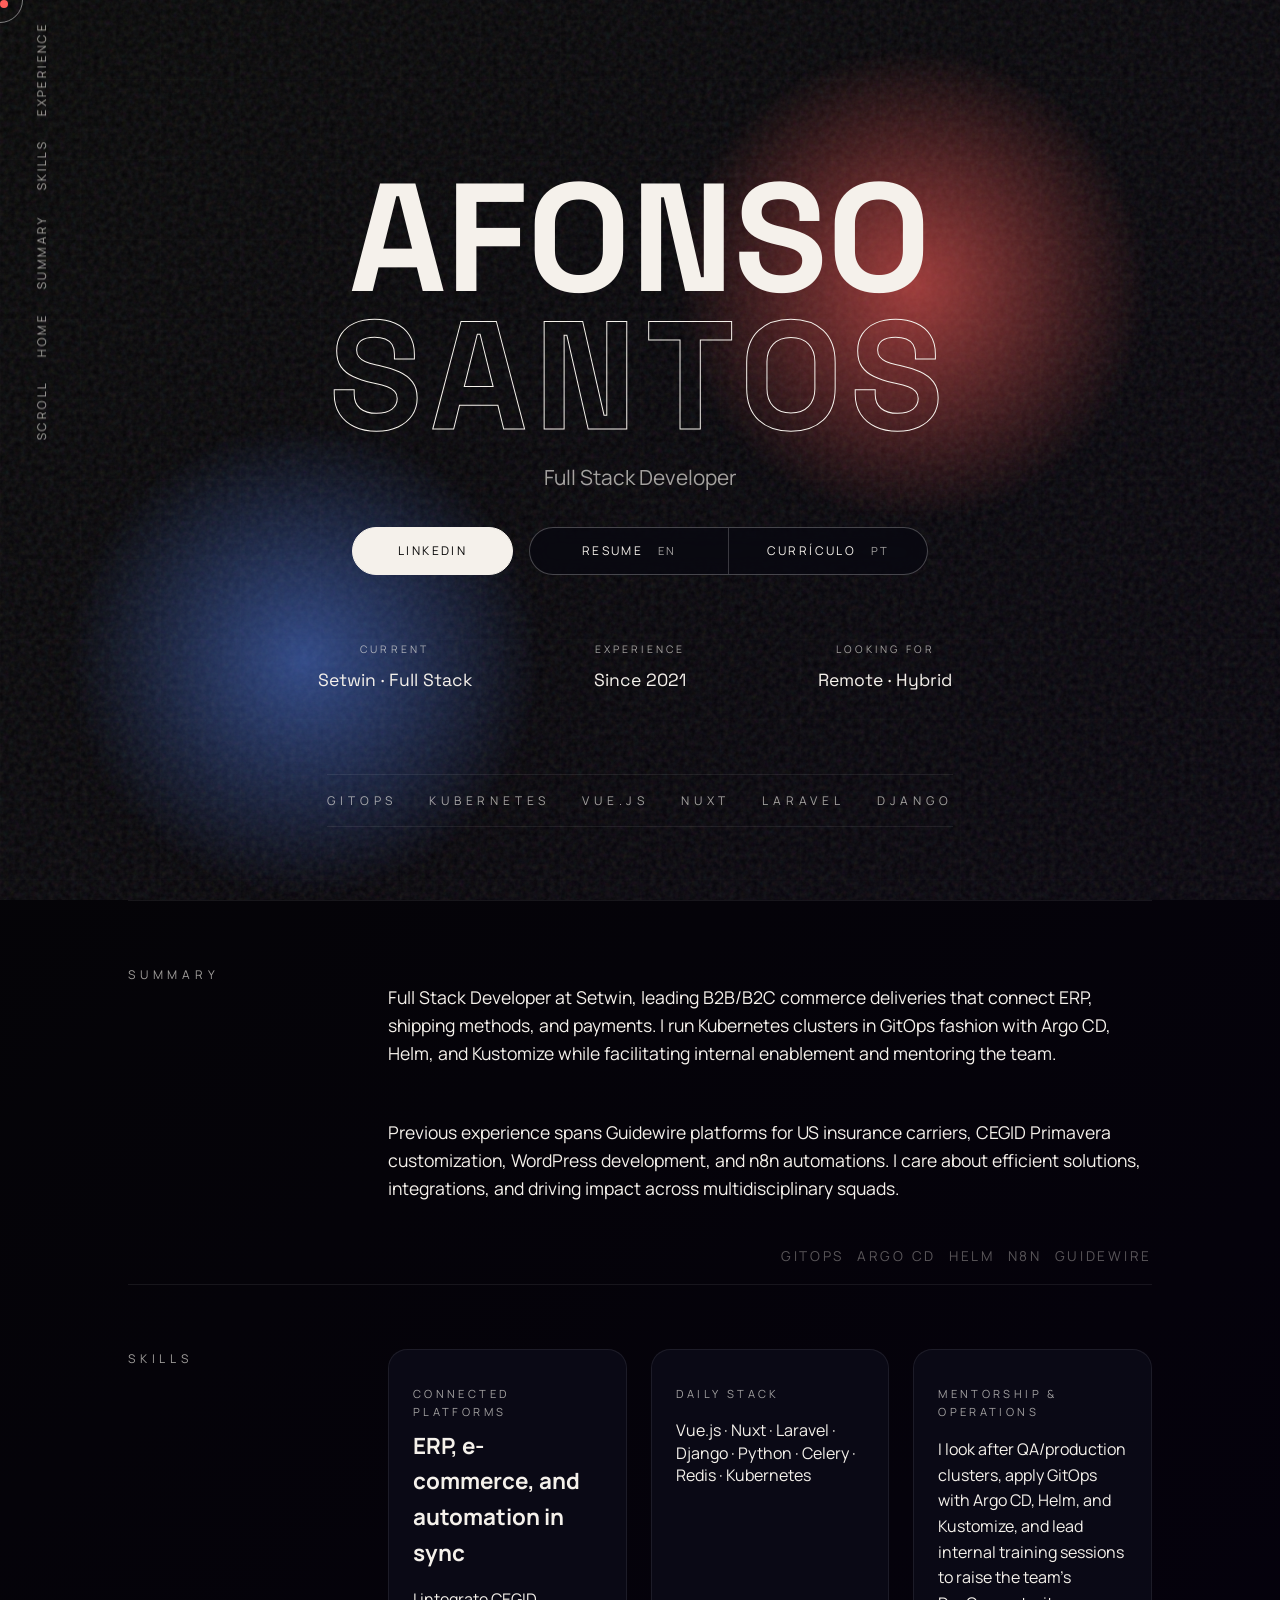
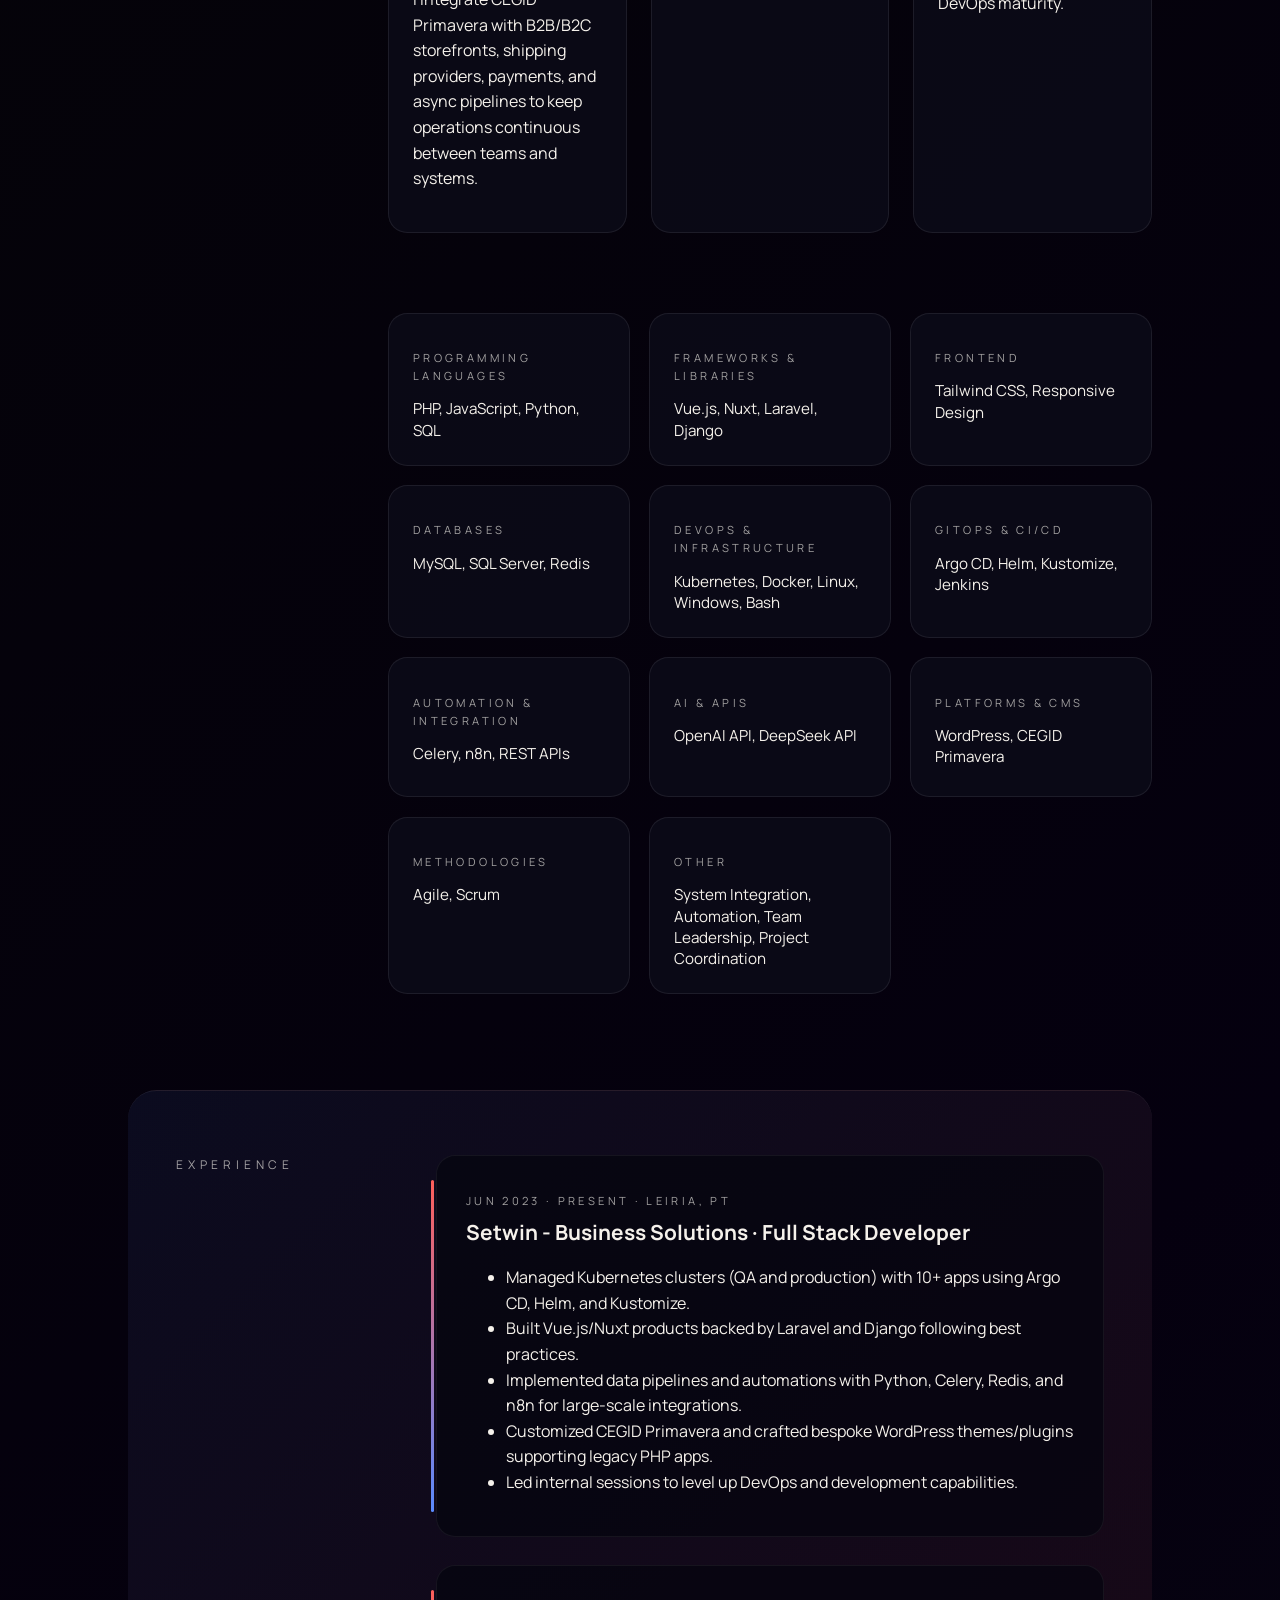
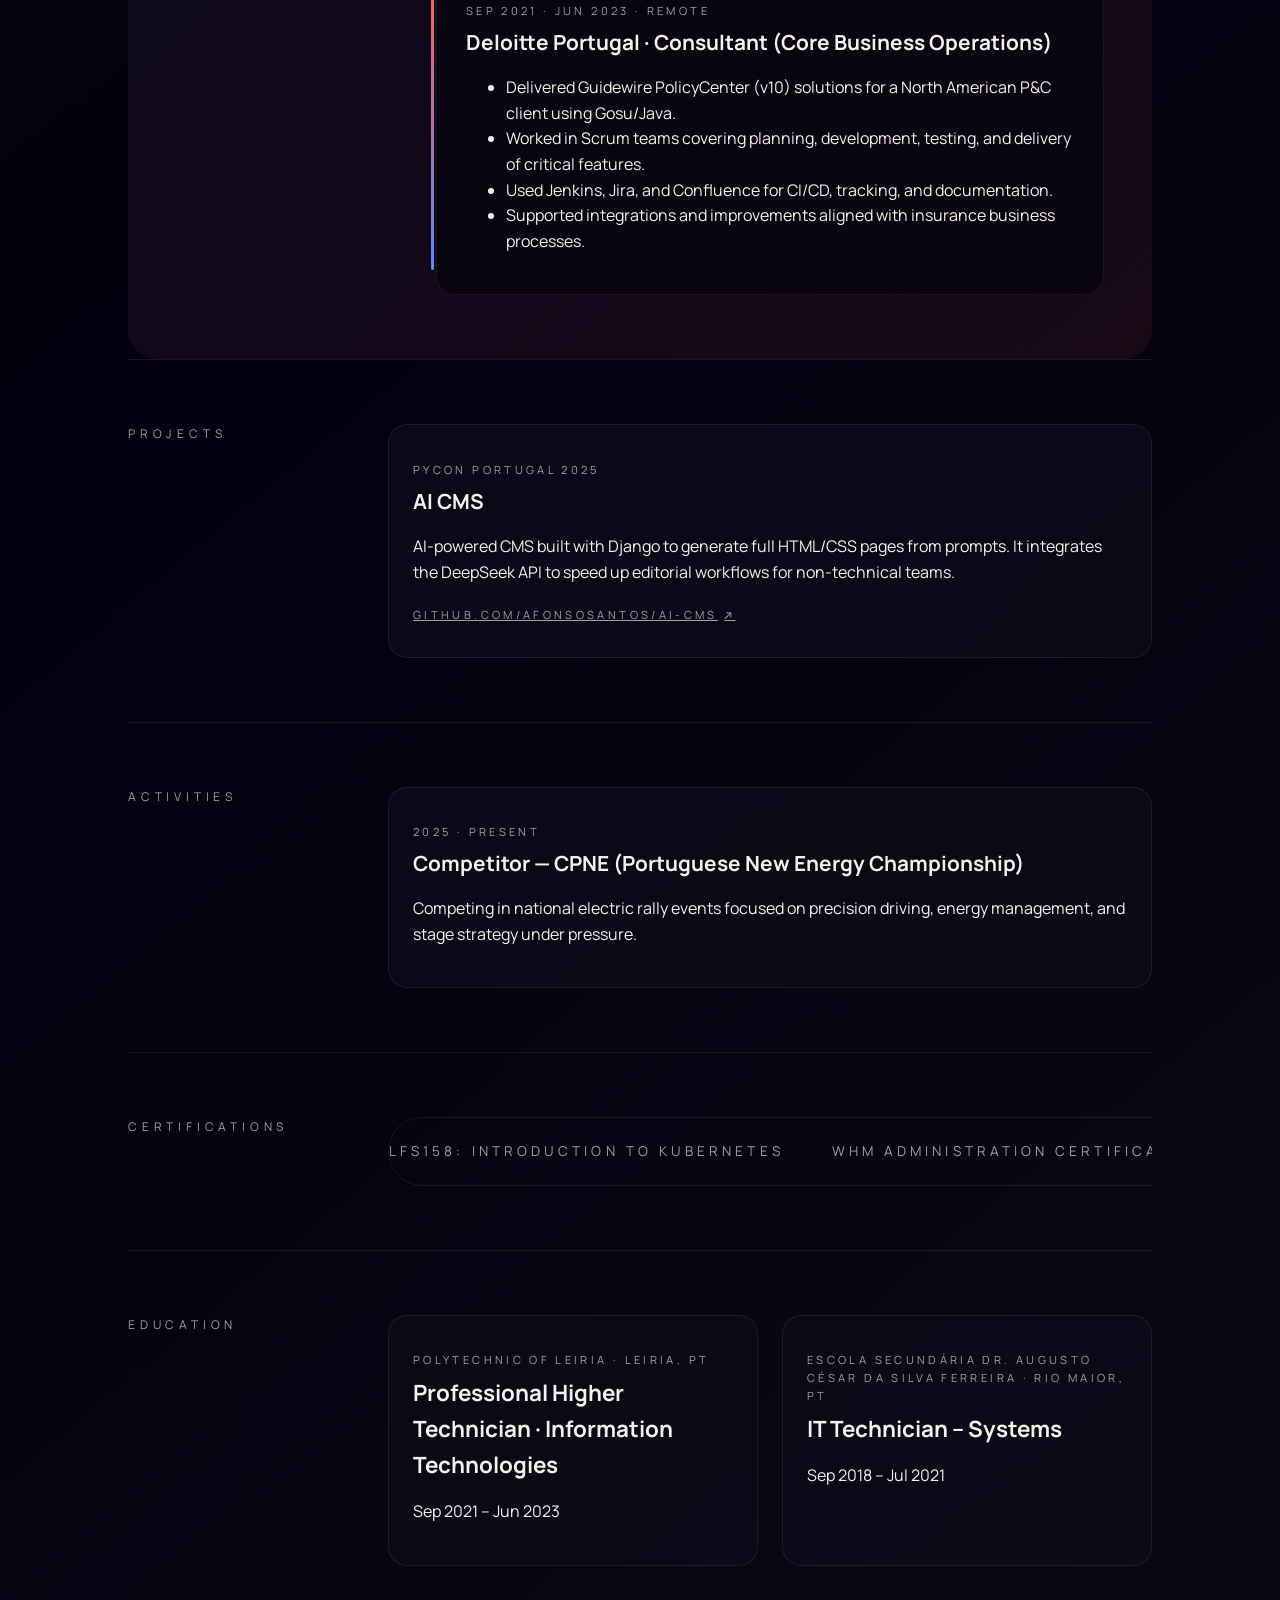
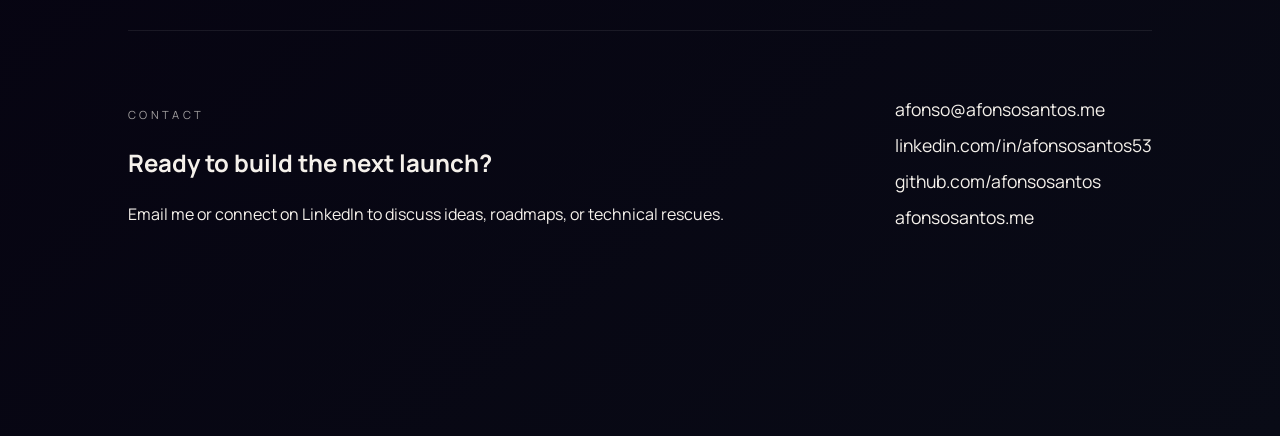
<file: src/index.html>
<!doctype html>
<html lang="en">
    <head>
        <meta charset="UTF-8" />
        <meta name="viewport" content="width=device-width, initial-scale=1.0" />
        <title>Afonso Santos — Full Stack Developer</title>
        <meta
            name="description"
            content="Afonso Santos is a Full Stack Developer in Leiria integrating CEGID Primavera with Vue/Nuxt products while operating Kubernetes clusters with a GitOps toolchain."
        />
        <meta name="author" content="Afonso Santos" />
        <meta name="robots" content="index, follow" />
        <meta
            name="keywords"
            content="Afonso Santos, Full Stack Developer, Vue, Nuxt, Laravel, Django, Kubernetes, Leiria, Portugal"
        />
        <meta name="theme-color" content="#050505" />
        <link rel="apple-touch-icon" sizes="180x180" href="/img/apple-touch-icon.png" />
        <link rel="icon" type="image/png" sizes="32x32" href="/img/favicon-32x32.png" />
        <link rel="icon" type="image/png" sizes="16x16" href="/img/favicon-16x16.png" />
        <link rel="shortcut icon" href="/img/favicon.ico" />
        <link rel="manifest" href="/site.webmanifest" />
        <link rel="canonical" href="https://afonsosantos.me/" />
        <meta property="og:type" content="website" />
        <meta property="og:locale" content="en_GB" />
        <meta property="og:site_name" content="Afonso Santos" />
        <meta property="og:url" content="https://afonsosantos.me/" />
        <meta
            property="og:title"
            content="Afonso Santos — Full Stack Developer"
        />
        <meta
            property="og:description"
            content="Full Stack Developer integrating ERP, e-commerce, and Kubernetes automation through Vue/Nuxt, Laravel, Django, and GitOps practices."
        />
        <meta
            property="og:image"
            content="https://afonsosantos.me/og-image.png"
        />
        <meta
            property="og:image:secure_url"
            content="https://afonsosantos.me/og-image.png"
        />
        <meta property="og:image:width" content="1200" />
        <meta property="og:image:height" content="630" />
        <meta
            property="og:image:alt"
            content="Professional portrait of Afonso Santos highlighting Vue, Nuxt, Laravel, Django, and Kubernetes."
        />
        <meta name="twitter:card" content="summary_large_image" />
        <meta
            name="twitter:title"
            content="Afonso Santos — Full Stack Developer"
        />
        <meta
            name="twitter:description"
            content="Full Stack Developer integrating ERP, e-commerce, and Kubernetes automation through Vue/Nuxt, Laravel, Django, and GitOps practices."
        />
        <meta name="twitter:url" content="https://afonsosantos.me/" />
        <meta
            name="twitter:image"
            content="https://afonsosantos.me/og-image.png"
        />
        <meta
            name="twitter:image:alt"
            content="Professional portrait of Afonso Santos highlighting Vue, Nuxt, Laravel, Django, and Kubernetes."
        />
        <link rel="preconnect" href="https://fonts.googleapis.com" />
        <link rel="preconnect" href="https://fonts.gstatic.com" crossorigin />
        <link
            href="https://fonts.googleapis.com/css2?family=Space+Grotesk:wght@400;500;600;700&family=Manrope:wght@400;500;600&display=swap"
            rel="stylesheet"
        />
        <link rel="stylesheet" href="css/styles.css" />
    </head>
    <body>
        <div class="bg-grid" aria-hidden="true"></div>
        <div
            class="bg-orb bg-orb--one"
            data-parallax="0.08"
            aria-hidden="true"
        ></div>
        <div
            class="bg-orb bg-orb--two"
            data-parallax="-0.05"
            aria-hidden="true"
        ></div>
        <div class="cursor-dot" aria-hidden="true"></div>
        <div class="cursor-ring" aria-hidden="true"></div>

        <nav class="rail">
            <span>Scroll</span>
            <a href="#top">Home</a>
            <a href="#summary">Summary</a>
            <a href="#skills">Skills</a>
            <a href="#experience">Experience</a>
            <a href="#projects">Projects</a>
            <a href="#activities">Activities</a>
            <a href="#certifications">Certifications</a>
            <a href="#contact">Contact</a>
        </nav>

        <main>
            <header class="hero hero--minimal" id="top">
                <div class="hero__intro">
                    <h1>
                        AFONSO
                        <span>SANTOS</span>
                    </h1>
                    <p class="hero__role">Full Stack Developer</p>
                </div>
                <div class="hero__cta hero__cta--minimal">
                    <a
                        class="btn primary"
                        href="https://www.linkedin.com/in/afonsosantos53"
                        target="_blank"
                        rel="noopener noreferrer"
                    >
                        LinkedIn
                    </a>
                    <div
                        class="resume-dual"
                        role="group"
                        aria-label="Download resume"
                    >
                        <a
                            class="btn ghost resume-dual__item"
                            href="/doc/en.pdf"
                            aria-label="Download resume in English"
                        >
                            <span>Resume</span>
                            <small>EN</small>
                        </a>
                        <a
                            class="btn ghost resume-dual__item"
                            href="/doc/pt.pdf"
                            aria-label="Descarregar currículo em Português"
                        >
                            <span>Currículo</span>
                            <small>PT</small>
                        </a>
                    </div>
                </div>
                <div class="hero__stats">
                    <div>
                        <p class="stat-label">Current</p>
                        <p class="stat-value">Setwin · Full Stack</p>
                    </div>
                    <div>
                        <p class="stat-label">Experience</p>
                        <p class="stat-value">Since 2021</p>
                    </div>
                    <div>
                        <p class="stat-label">Looking for</p>
                        <p class="stat-value">Remote · Hybrid</p>
                    </div>
                </div>
                <div class="hero__stripe" aria-hidden="true">
                    <span>GitOps</span>
                    <span>Kubernetes</span>
                    <span>Vue.js</span>
                    <span>Nuxt</span>
                    <span>Laravel</span>
                    <span>Django</span>
                </div>
            </header>

            <section class="panel statement" id="summary" data-reveal>
                <div class="panel__label">Summary</div>
                <div class="statement__text">
                    <p>
                        Full Stack Developer at Setwin, leading B2B/B2C commerce
                        deliveries that connect ERP, shipping methods, and
                        payments. I run Kubernetes clusters in GitOps fashion
                        with Argo CD, Helm, and Kustomize while facilitating
                        internal enablement and mentoring the team.
                    </p>
                    <p>
                        Previous experience spans Guidewire platforms for US
                        insurance carriers, CEGID Primavera customization,
                        WordPress development, and n8n automations. I care about
                        efficient solutions, integrations, and driving impact
                        across multidisciplinary squads.
                    </p>
                </div>
                <div class="statement__keywords" aria-hidden="true">
                    <span>GitOps</span>
                    <span>Argo CD</span>
                    <span>Helm</span>
                    <span>n8n</span>
                    <span>Guidewire</span>
                </div>
            </section>

            <section class="panel panel--grid" id="skills" data-reveal>
                <div class="panel__label">Skills</div>
                <div class="panel__content">
                    <div class="skills-grid">
                        <article>
                            <p class="eyebrow">Connected platforms</p>
                            <h3>ERP, e-commerce, and automation in sync</h3>
                            <p>
                                I integrate CEGID Primavera with B2B/B2C
                                storefronts, shipping providers, payments, and
                                async pipelines to keep operations continuous
                                between teams and systems.
                            </p>
                        </article>
                        <article>
                            <p class="eyebrow">Daily stack</p>
                            <p class="tech-stack">
                                Vue.js · Nuxt · Laravel · Django · Python ·
                                Celery · Redis · Kubernetes
                            </p>
                        </article>
                        <article>
                            <p class="eyebrow">Mentorship &amp; operations</p>
                            <p>
                                I look after QA/production clusters, apply
                                GitOps with Argo CD, Helm, and Kustomize, and
                                lead internal training sessions to raise the
                                team’s DevOps maturity.
                            </p>
                        </article>
                    </div>
                    <div class="skills-categories" aria-label="Detailed skills">
                        <article class="skills-category">
                            <p class="eyebrow">Programming Languages</p>
                            <p class="skills-category__content">
                                PHP, JavaScript, Python, SQL
                            </p>
                        </article>
                        <article class="skills-category">
                            <p class="eyebrow">Frameworks &amp; Libraries</p>
                            <p class="skills-category__content">
                                Vue.js, Nuxt, Laravel, Django
                            </p>
                        </article>
                        <article class="skills-category">
                            <p class="eyebrow">Frontend</p>
                            <p class="skills-category__content">
                                Tailwind CSS, Responsive Design
                            </p>
                        </article>
                        <article class="skills-category">
                            <p class="eyebrow">Databases</p>
                            <p class="skills-category__content">
                                MySQL, SQL Server, Redis
                            </p>
                        </article>
                        <article class="skills-category">
                            <p class="eyebrow">DevOps &amp; Infrastructure</p>
                            <p class="skills-category__content">
                                Kubernetes, Docker, Linux, Windows, Bash
                            </p>
                        </article>
                        <article class="skills-category">
                            <p class="eyebrow">GitOps &amp; CI/CD</p>
                            <p class="skills-category__content">
                                Argo CD, Helm, Kustomize, Jenkins
                            </p>
                        </article>
                        <article class="skills-category">
                            <p class="eyebrow">Automation &amp; Integration</p>
                            <p class="skills-category__content">
                                Celery, n8n, REST APIs
                            </p>
                        </article>
                        <article class="skills-category">
                            <p class="eyebrow">AI &amp; APIs</p>
                            <p class="skills-category__content">
                                OpenAI API, DeepSeek API
                            </p>
                        </article>
                        <article class="skills-category">
                            <p class="eyebrow">Platforms &amp; CMS</p>
                            <p class="skills-category__content">
                                WordPress, CEGID Primavera
                            </p>
                        </article>
                        <article class="skills-category">
                            <p class="eyebrow">Methodologies</p>
                            <p class="skills-category__content">Agile, Scrum</p>
                        </article>
                        <article class="skills-category">
                            <p class="eyebrow">Other</p>
                            <p class="skills-category__content">
                                System Integration, Automation, Team Leadership,
                                Project Coordination
                            </p>
                        </article>
                    </div>
                </div>
            </section>

            <section class="panel panel--gradient" id="experience" data-reveal>
                <div class="panel__label">Experience</div>
                <div class="experience-list">
                    <article class="experience-card" data-reveal>
                        <header>
                            <p class="eyebrow">
                                Jun 2023 · Present · Leiria, PT
                            </p>
                            <h3>
                                Setwin - Business Solutions · Full Stack
                                Developer
                            </h3>
                        </header>
                        <ul>
                            <li>
                                Managed Kubernetes clusters (QA and production)
                                with 10+ apps using Argo CD, Helm, and
                                Kustomize.
                            </li>
                            <li>
                                Built Vue.js/Nuxt products backed by Laravel and
                                Django following best practices.
                            </li>
                            <li>
                                Implemented data pipelines and automations with
                                Python, Celery, Redis, and n8n for large-scale
                                integrations.
                            </li>
                            <li>
                                Customized CEGID Primavera and crafted bespoke
                                WordPress themes/plugins supporting legacy PHP
                                apps.
                            </li>
                            <li>
                                Led internal sessions to level up DevOps and
                                development capabilities.
                            </li>
                        </ul>
                    </article>

                    <article class="experience-card" data-reveal>
                        <header>
                            <p class="eyebrow">Sep 2021 · Jun 2023 · Remote</p>
                            <h3>
                                Deloitte Portugal · Consultant (Core Business
                                Operations)
                            </h3>
                        </header>
                        <ul>
                            <li>
                                Delivered Guidewire PolicyCenter (v10) solutions
                                for a North American P&amp;C client using
                                Gosu/Java.
                            </li>
                            <li>
                                Worked in Scrum teams covering planning,
                                development, testing, and delivery of critical
                                features.
                            </li>
                            <li>
                                Used Jenkins, Jira, and Confluence for CI/CD,
                                tracking, and documentation.
                            </li>
                            <li>
                                Supported integrations and improvements aligned
                                with insurance business processes.
                            </li>
                        </ul>
                    </article>
                </div>
            </section>

            <section class="panel panel--grid" id="projects" data-reveal>
                <div class="panel__label">Projects</div>
                <div class="panel__content">
                    <div class="experience-list">
                        <article
                            class="experience-card project-card"
                            data-reveal
                        >
                            <header>
                                <p class="eyebrow">PyCon Portugal 2025</p>
                                <h3>AI CMS</h3>
                            </header>
                            <p>
                                AI-powered CMS built with Django to generate
                                full HTML/CSS pages from prompts. It integrates
                                the DeepSeek API to speed up editorial workflows
                                for non-technical teams.
                            </p>
                            <a
                                class="eyebrow project-card__link"
                                href="https://github.com/afonsosantos/ai-cms"
                                target="_blank"
                                rel="noopener noreferrer"
                            >
                                github.com/afonsosantos/ai-cms
                            </a>
                        </article>
                    </div>
                </div>
            </section>

            <section class="panel panel--grid" id="activities" data-reveal>
                <div class="panel__label">Activities</div>
                <div class="panel__content">
                    <div class="experience-list">
                        <article class="experience-card" data-reveal>
                            <header>
                                <p class="eyebrow">2025 · Present</p>
                                <h3>
                                    Competitor — CPNE (Portuguese New Energy
                                    Championship)
                                </h3>
                            </header>
                            <p>
                                Competing in national electric rally events
                                focused on precision driving, energy management,
                                and stage strategy under pressure.
                            </p>
                        </article>
                    </div>
                </div>
            </section>

            <section
                class="panel panel--marquee"
                id="certifications"
                data-reveal
            >
                <div class="panel__label">Certifications</div>
                <div
                    class="ticker"
                    aria-label="Certifications by Afonso Santos"
                >
                    <div class="ticker__track">
                        <span>LFS158: Introduction to Kubernetes</span>
                        <span>WHM Administration Certification Exam</span>
                        <span
                            >cPanel Professional Certification Exam (CPP)</span
                        >
                        <span
                            >Microsoft Certified: Azure Fundamentals
                            (SC-900)</span
                        >
                        <span>AWS Cloud Practitioner Essentials</span>
                        <span
                            >Microsoft Certified: Azure Fundamentals
                            (AZ-900)</span
                        >
                        <span>IT Essentials (Cisco)</span>
                    </div>
                </div>
            </section>

            <section class="panel panel--grid" id="education" data-reveal>
                <div class="panel__label">Education</div>
                <div class="panel__content">
                    <div class="education-grid">
                        <article>
                            <p class="eyebrow">
                                Polytechnic of Leiria · Leiria, PT
                            </p>
                            <h3>
                                Professional Higher Technician · Information
                                Technologies
                            </h3>
                            <p>Sep 2021 – Jun 2023</p>
                        </article>
                        <article>
                            <p class="eyebrow">
                                Escola Secundária Dr. Augusto César da Silva
                                Ferreira · Rio Maior, PT
                            </p>
                            <h3>IT Technician – Systems</h3>
                            <p>Sep 2018 – Jul 2021</p>
                        </article>
                    </div>
                </div>
            </section>
        </main>

        <footer id="contact" class="footer" data-reveal>
            <div>
                <p class="eyebrow">Contact</p>
                <h2>Ready to build the next launch?</h2>
                <p>
                    Email me or connect on LinkedIn to discuss ideas, roadmaps,
                    or technical rescues.
                </p>
            </div>
            <div class="footer__links">
                <a href="mailto:afonso@afonsosantos.me"
                    >afonso@afonsosantos.me</a
                >
                <a
                    href="https://www.linkedin.com/in/afonsosantos53"
                    target="_blank"
                    rel="noopener noreferrer"
                >
                    linkedin.com/in/afonsosantos53
                </a>
                <a
                    href="https://github.com/afonsosantos"
                    target="_blank"
                    rel="noopener noreferrer"
                    >github.com/afonsosantos</a
                >
                <a
                    href="https://afonsosantos.me"
                    target="_blank"
                    rel="noopener noreferrer"
                    >afonsosantos.me</a
                >
            </div>
        </footer>

        <script src="js/script.js"></script>
    </body>
</html>
</file>
<file: src/css/styles.css>
:root {
  color-scheme: dark;
  --bg: #050505;
  --bg-alt: #0d0c23;
  --text: #f5f1eb;
  --subtle: rgba(245, 241, 235, 0.65);
  --accent: #ff5f5a;
  --accent-2: #5a8bff;
  --grid-line: rgba(255, 255, 255, 0.08);
  --card: rgba(12, 12, 26, 0.75);
}

*,
*::before,
*::after {
  box-sizing: border-box;
}

body {
  margin: 0;
  min-height: 100vh;
  font-family: "Manrope", "Space Grotesk", system-ui, -apple-system, sans-serif;
  background: linear-gradient(140deg, var(--bg), #05000f 60%, #090b16);
  color: var(--text);
  line-height: 1.6;
  padding: 0 10vw 8rem;
  overflow-x: hidden;
}

body::after {
  content: "";
  position: fixed;
  inset: 0;
  background-image: var(--noise, url("data:image/svg+xml,%3Csvg xmlns='http://www.w3.org/2000/svg' viewBox='0 0 200 200'%3E%3Cfilter id='n'%3E%3CfeTurbulence baseFrequency='0.8' numOctaves='3' stitchTiles='stitch' type='fractalNoise'/%3E%3C/filter%3E%3Crect width='100%25' height='100%25' filter='url(%23n)'/%3E%3C/svg%3E"));
  opacity: 0.12;
  pointer-events: none;
  mix-blend-mode: screen;
  z-index: -2;
}

.bg-grid {
  position: fixed;
  inset: 0;
  background-image: linear-gradient(90deg, rgba(255, 255, 255, 0.03) 1px, transparent 1px),
    linear-gradient(0deg, rgba(255, 255, 255, 0.03) 1px, transparent 1px);
  background-size: 80px 80px;
  opacity: 0.4;
  z-index: -3;
}

.bg-orb {
  position: fixed;
  width: 480px;
  height: 480px;
  border-radius: 50%;
  background: radial-gradient(circle, rgba(255, 95, 90, 0.6), transparent 70%);
  filter: blur(1px);
  z-index: -1;
}

.bg-orb--one {
  top: 5%;
  right: 10%;
}

.bg-orb--two {
  bottom: 0;
  left: 5%;
  background: radial-gradient(circle, rgba(90, 139, 255, 0.5), transparent 70%);
}

.rail {
  position: fixed;
  top: 50%;
  left: 2rem;
  transform: translateY(-50%) rotate(-90deg);
  transform-origin: left top;
  display: flex;
  gap: 1.5rem;
  align-items: center;
  z-index: 30;
  font-size: 0.75rem;
  letter-spacing: 0.2em;
  text-transform: uppercase;
}

.rail a,
.rail span {
  color: var(--subtle);
  text-decoration: none;
}

.rail a {
  transition: color 0.3s ease;
}

.rail a:hover,
.rail a:focus-visible {
  color: var(--accent);
}

main {
  max-width: 1200px;
  margin: 0 auto;
}

.hero {
  min-height: 100vh;
  padding-top: 6rem;
  display: flex;
  flex-direction: column;
  gap: 1.5rem;
}

.hero--minimal {
  justify-content: center;
  align-items: center;
  text-align: center;
  gap: 2rem;
}

.hero__intro {
  display: flex;
  flex-direction: column;
  gap: 1rem;
  align-items: center;
}

.hero__badge {
  text-transform: uppercase;
  letter-spacing: 0.4em;
  font-size: 0.85rem;
  color: var(--accent);
}

.hero__location {
  color: var(--subtle);
  margin: 0;
}

h1 {
  font-family: "Space Grotesk", "Manrope", sans-serif;
  font-size: clamp(3.5rem, 12vw, 10rem);
  margin: 0;
  line-height: 0.9;
}

h1 span {
  display: block;
  letter-spacing: 0.05em;
  color: transparent;
  -webkit-text-stroke: 1px var(--text);
}

.hero__role {
  font-size: 1.3rem;
  margin: 0;
  color: var(--subtle);
}

.hero__lead {
  max-width: 60ch;
  font-size: 1.15rem;
}

.hero__cta {
  display: flex;
  flex-wrap: wrap;
  gap: 1rem;
  align-items: center;
}

.hero__cta--minimal {
  justify-content: center;
}

.btn {
  display: inline-flex;
  align-items: center;
  justify-content: center;
  padding: 0.85rem 2.8rem;
  border-radius: 999px;
  border: 1px solid var(--text);
  text-transform: uppercase;
  letter-spacing: 0.2em;
  font-size: 0.75rem;
  text-decoration: none;
  transition: transform 0.4s ease, background 0.4s ease, color 0.4s ease;
}

.btn.primary {
  background: var(--text);
  color: #050505;
}

.btn.ghost {
  background: transparent;
  color: var(--text);
}

.btn:hover {
  transform: translateY(-4px);
}

.hero__stats {
  margin-top: 1.5rem;
  display: grid;
  grid-template-columns: repeat(auto-fit, minmax(180px, 1fr));
  gap: 1rem;
  width: 100%;
  max-width: 720px;
}

.stat-label {
  text-transform: uppercase;
  letter-spacing: 0.3em;
  font-size: 0.65rem;
  color: var(--subtle);
  margin-bottom: 0.5rem;
}

.stat-value {
  font-family: "Space Grotesk", sans-serif;
  font-size: 1.1rem;
  margin: 0;
}

.hero__stripe {
  margin-top: 3rem;
  display: flex;
  flex-wrap: nowrap;
  gap: 2rem;
  text-transform: uppercase;
  letter-spacing: 0.4em;
  font-size: 0.75rem;
  color: var(--subtle);
  border-top: 1px solid var(--grid-line);
  border-bottom: 1px solid var(--grid-line);
  padding: 1rem 0;
  overflow: hidden;
}

.resume-dual {
  display: inline-flex;
  border: 1px solid rgba(255, 255, 255, 0.25);
  border-radius: 999px;
  overflow: hidden;
  background: rgba(5, 5, 15, 0.6);
  backdrop-filter: blur(10px);
  align-items: stretch;
}

.resume-dual__item {
  flex: 1;
  border-radius: 0;
  border: none;
  gap: 0.4rem;
  min-width: 140px;
  flex-direction: row;
  align-items: center;
  justify-content: center;
  padding: 0.85rem 2.8rem;
  letter-spacing: 0.2em;
}

.resume-dual__item small {
  letter-spacing: 0.2em;
  font-size: 0.7rem;
  color: var(--subtle);
  margin-left: 0.5rem;
}

.resume-dual__item + .resume-dual__item {
  border-left: 1px solid rgba(255, 255, 255, 0.2);
}

.panel {
  border-top: 1px solid var(--grid-line);
  padding: 4rem 0;
  display: grid;
  grid-template-columns: 220px 1fr;
  gap: 2.5rem;
  position: relative;
}

.panel__content {
  display: flex;
  flex-direction: column;
  gap: 2.5rem;
}

.panel__label {
  text-transform: uppercase;
  letter-spacing: 0.4em;
  font-size: 0.75rem;
  color: var(--subtle);
}

.statement__text {
  display: grid;
  gap: 1rem;
  font-size: 1.1rem;
  max-width: 70ch;
}

.statement__keywords {
  position: absolute;
  right: 0;
  bottom: 1rem;
  display: flex;
  flex-wrap: wrap;
  gap: 0.8rem;
  font-size: 0.85rem;
  letter-spacing: 0.2em;
  text-transform: uppercase;
  color: rgba(245, 241, 235, 0.35);
}

.panel--grid .skills-grid,
.panel--grid .education-grid {
  display: grid;
  grid-template-columns: repeat(auto-fit, minmax(220px, 1fr));
  gap: 1.5rem;
}

.panel--grid article {
  background: var(--card);
  padding: 1.5rem;
  border-radius: 1.2rem;
  border: 1px solid rgba(255, 255, 255, 0.08);
  position: relative;
  overflow: hidden;
}

.panel--grid article::after {
  content: "";
  position: absolute;
  inset: 0;
  background: radial-gradient(circle at top right, rgba(255, 95, 90, 0.25), transparent 60%);
  opacity: 0;
  transition: opacity 0.4s ease;
}

.panel--grid article:hover::after {
  opacity: 1;
}

.skills-categories {
  margin-top: 2.5rem;
  display: grid;
  grid-template-columns: repeat(auto-fit, minmax(220px, 1fr));
  gap: 1.2rem;
}

.skills-category {
  background: var(--card);
  border: 1px solid rgba(255, 255, 255, 0.08);
  border-radius: 1rem;
  padding: 1.2rem;
  display: flex;
  flex-direction: column;
  gap: 0.45rem;
  min-height: 140px;
}

.skills-category__content {
  margin: 0;
  color: var(--text);
  font-size: 0.95rem;
  line-height: 1.4;
}

.panel--grid h3 {
  margin: 0 0 0.5rem;
  font-size: 1.4rem;
}

.panel--grid ul {
  margin: 0;
  padding-left: 1.2rem;
}

.tech-stack {
  font-size: 1rem;
  line-height: 1.4;
}

.panel--gradient {
  background: linear-gradient(135deg, rgba(90, 139, 255, 0.08), rgba(255, 95, 90, 0.08));
  border-radius: 1.8rem;
  padding: 4rem 3rem;
  margin-top: 2rem;
}

.experience-list {
  display: flex;
  flex-direction: column;
  gap: 1.8rem;
}

.experience-card {
  background: rgba(5, 5, 15, 0.7);
  padding: 1.5rem 1.8rem;
  border-radius: 1.2rem;
  border: 1px solid rgba(255, 255, 255, 0.06);
  position: relative;
}

.experience-card::before {
  content: "";
  position: absolute;
  left: -0.4rem;
  top: 1.5rem;
  bottom: 1.5rem;
  width: 3px;
  background: linear-gradient(var(--accent), var(--accent-2));
  border-radius: 999px;
}

.experience-card header {
  margin-bottom: 0.7rem;
}

.experience-card h3 {
  margin: 0;
  font-size: 1.3rem;
}

.project-card {
  cursor: pointer;
  transition: transform 0.3s ease, border-color 0.3s ease;
  position: relative;
}

.project-card:hover {
  transform: translateY(-4px);
  border-color: rgba(255, 255, 255, 0.18);
}

.project-card__link {
  display: inline-flex;
  gap: 0.4rem;
  align-items: center;
  position: relative;
  z-index: 1;
}

.project-card::after {
  content: "";
  position: absolute;
  inset: 0;
  pointer-events: none;
}

.panel--marquee {
  overflow: hidden;
}

.ticker {
  border: 1px solid var(--grid-line);
  border-radius: 999px;
  padding: 1.4rem 0;
  position: relative;
  min-height: 64px;
}

.ticker__track {
  display: flex;
  gap: 3rem;
  animation: ticker 45s linear infinite;
  will-change: transform;
  text-transform: uppercase;
  letter-spacing: 0.3em;
  font-size: 0.85rem;
  color: var(--subtle);
  width: max-content;
}

@keyframes ticker {
  0% {
    transform: translateX(0);
  }
  100% {
    transform: translateX(-50%);
  }
}

.footer {
  border-top: 1px solid var(--grid-line);
  padding: 4rem 0;
  display: flex;
  flex-wrap: wrap;
  gap: 2rem;
  justify-content: space-between;
  align-items: flex-start;
}

.footer__links {
  display: flex;
  flex-direction: column;
  gap: 0.5rem;
}

.footer__links a {
  color: var(--text);
  text-decoration: none;
  font-size: 1.1rem;
}

.eyebrow {
  text-transform: uppercase;
  letter-spacing: 0.3em;
  font-size: 0.7rem;
  color: var(--subtle);
  margin-bottom: 0.4rem;
}

.cursor-dot,
.cursor-ring {
  position: fixed;
  top: 0;
  left: 0;
  pointer-events: none;
  z-index: 999;
  transition: opacity 0.25s ease;
}

.cursor-dot {
  width: 8px;
  height: 8px;
  border-radius: 50%;
  background: var(--accent);
}

.cursor-ring {
  width: 46px;
  height: 46px;
  border-radius: 50%;
  border: 1px solid rgba(255, 255, 255, 0.5);
  mix-blend-mode: difference;
}

[data-reveal] {
  opacity: 0;
  transform: translateY(50px);
  transition: opacity 0.9s cubic-bezier(0.19, 1, 0.22, 1), transform 0.9s cubic-bezier(0.19, 1, 0.22, 1);
}

[data-reveal].is-visible {
  opacity: 1;
  transform: translateY(0);
}

@media (max-width: 1100px) {
  body {
    padding: 0 2rem 4rem;
  }

  .rail {
    display: none;
  }

  .panel {
    grid-template-columns: 1fr;
  }

  .panel--gradient {
    padding: 3rem 1.5rem;
  }

  .hero__stripe {
    gap: 1rem;
    letter-spacing: 0.2em;
  }
}

@media (max-width: 680px) {
  body {
    padding: 0 1.2rem 3rem;
  }

  h1 {
    font-size: clamp(3rem, 20vw, 5rem);
  }

  .btn {
    width: 100%;
  }

  .resume-dual {
    width: 100%;
  }

  .panel--grid article {
    padding: 1.2rem;
  }

  .experience-card {
    padding: 1.2rem;
  }
}

@media (prefers-reduced-motion: reduce) {
  *,
  *::before,
  *::after {
    animation-duration: 0.01ms !important;
    animation-iteration-count: 1 !important;
    transition-duration: 0.01ms !important;
  }

  .cursor-dot,
  .cursor-ring,
  .ticker__track {
    display: none;
  }

  [data-reveal] {
    opacity: 1;
    transform: none;
  }
}
.project-card__link::after {
  content: "↗";
  font-size: 0.85rem;
}
.project-card::after {
  content: "";
  position: absolute;
  inset: 0;
}
</file>
